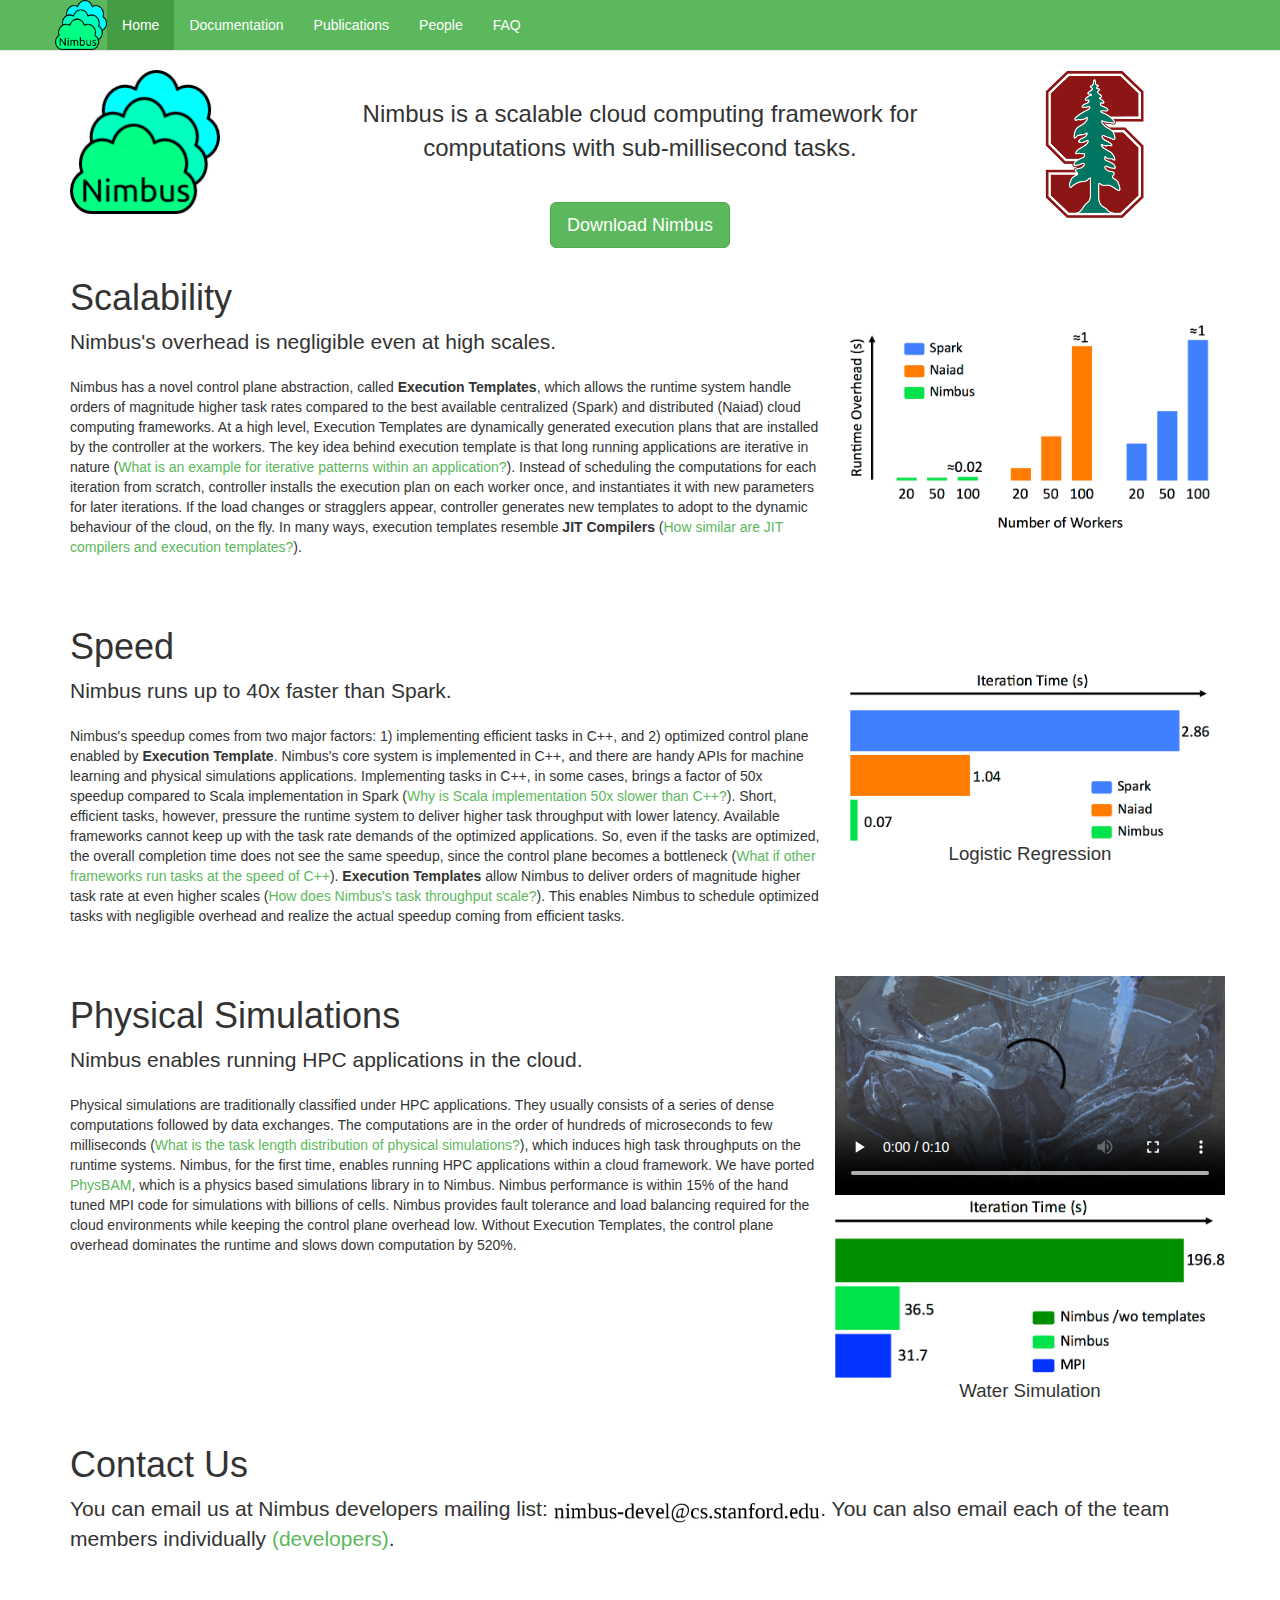
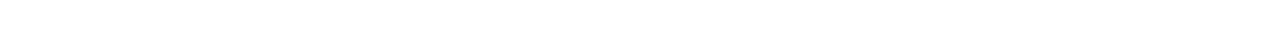
<file: index.html>
<!DOCTYPE html>
<html lang="en">
  <head>
    <meta charset="utf-8">
    <meta http-equiv="X-UA-Compatible" content="IE=edge">
    <meta name="viewport" content="width=device-width, initial-scale=1">
    <!-- The above 3 meta tags *must* come first in the head; any other head content must come *after* these tags -->
    <meta name="description" content="Nimbus - scalable cloud computing framework for computations with sub-millisecond tasks.">
    <meta name="author" content="Omid Mashayekhi">
    <link rel="icon" href="images/nimbus.ico">

    <title>Nimbus</title>

    <!-- Bootstrap core CSS -->
    <link href="css/bootstrap.css" rel="stylesheet">

    <!-- Custom CSS -->
    <link href="css/custom.css" rel="stylesheet">

  </head>

  <body>

    <!-- script for Google analytics -->
    <script>
      (function(i,s,o,g,r,a,m){i['GoogleAnalyticsObject']=r;i[r]=i[r]||function(){
      (i[r].q=i[r].q||[]).push(arguments)},i[r].l=1*new Date();a=s.createElement(o),
      m=s.getElementsByTagName(o)[0];a.async=1;a.src=g;m.parentNode.insertBefore(a,m)
      })(window,document,'script','https://www.google-analytics.com/analytics.js','ga');
    
      ga('create', 'UA-100564383-1', 'auto');
      ga('send', 'pageview');
    
    </script>

    <script src="https://ajax.googleapis.com/ajax/libs/jquery/1.11.3/jquery.min.js"></script>
    <script src="js/bootstrap.js"></script>

    <!-- Fixed navbar -->
    <nav class="navbar navbar-default navbar-fixed-top">
      <div class="container">
        <div class="navbar-header">
          <button type="button" class="navbar-toggle collapsed" data-toggle="collapse" data-target="#navbar" aria-expanded="false" aria-controls="navbar">
            <span class="sr-only">Toggle navigation</span>
            <span class="icon-bar"></span>
            <span class="icon-bar"></span>
            <span class="icon-bar"></span>
          </button>
          <a class="navbar-brand" href="index.html" style="padding: 0;">
            <img src="images/nimbus-logo-color.png" style="height:100%; width: auto;"/>
          </a>
        </div>
        <div id="navbar" class="navbar-collapse collapse">
          <ul class="nav navbar-nav">
            <li class="active"><a href="index.html">Home</a></li>
            <li><a href="docs/index.html" target="_blank">Documentation</a></li>
            <li><a href="papers.html">Publications</a></li>
            <li><a href="people.html">People</a></li>
            <li><a href="faq.html">FAQ</a></li>
          </ul>
        </div><!--/.nav-collapse -->
      </div>
    </nav>

    <div class="container">

      <div class="row">
        <div class="col-md-2 col-sm-2">
          <a href="index.html"><img src="images/nimbus-logo-color.png" style="width: 100%; max-width: 150px;"/></a>
        </div>
        <div class="col-md-8 col-sm-10">
          <p style="text-align: center; font-size: 18pt; padding: 20pt;">
            Nimbus is a scalable cloud computing framework for computations with sub-millisecond tasks.
          </p>
          <p style="text-align: center;">
            <a href="https://github.com/omidm/nimbus" target="_blank" class="btn btn-lg btn-success">Download Nimbus</a>
          </p>
        </div>
        <div class="col-md-2 col-sm-2">
          <a href="http://www.stanford.edu" target="_blank"><img src="images/stanford-logo.png" style="width: 70%; max-width: 100px;"/></a>
        </div>
      </div>


      <div class="row row-padded" style="margin-bottom: 30pt">
        <div class="col-md-8 col-sm-8">
          <h1>Scalability</h1>
          <p class="lead">
            Nimbus's overhead is negligible even at high scales.
          </p>

          <p>
            Nimbus has a novel control plane abstraction, called
            <strong>Execution Templates</strong>, which allows the runtime
            system handle orders of magnitude higher task rates compared to the
            best available centralized (Spark) and distributed (Naiad) cloud
            computing frameworks. At a high level, Execution Templates are
            dynamically generated execution plans that are installed by the
            controller at the workers.  The key idea behind execution template
            is that long running applications are iterative in nature (<a
            href="faq.html#q1">What is an example for iterative patterns within an
            application?</a>). Instead of scheduling the computations for each
            iteration from scratch, controller installs the execution plan on
            each worker once, and instantiates it with new parameters for later
            iterations. If the load changes or stragglers appear, controller
            generates new templates to adopt to the dynamic behaviour of the
            cloud, on the fly. In many ways, execution templates resemble
            <strong> JIT Compilers</strong> (<a href="faq.html#q2">How similar are JIT
            compilers and execution templates?</a>).
          </p>
        </div>
        <div class="col-md-4 col-sm-4">
          <img src="images/overhead.png" style="width: 100%; margin: 50pt 0 0 0"/>
          <!--div class="caption" style="font-size:14pt; text-align: center">Overhead at Scale</div-->
        </div>
      </div>


      <div class="row row-padded" style="margin-bottom: 30pt">
        <div class="col-md-8 col-sm-8">
          <h1>Speed</h1>
          <p class="lead">
            Nimbus runs up to 40x faster than Spark.
          </p>

          <p>
            Nimbus's speedup comes from two major factors: 1) implementing
            efficient tasks in C++, and 2) optimized control plane enabled by
            <strong>Execution Template</strong>.  Nimbus's core system is
            implemented in C++, and there are handy APIs for machine learning
            and physical simulations applications. Implementing tasks in C++, in
            some cases, brings a factor of 50x speedup compared to Scala
            implementation in Spark (<a href="faq.html#q3">Why is Scala implementation
            50x slower than C++?</a>). Short, efficient tasks, however, pressure
            the runtime system to deliver higher task throughput with lower
            latency. Available frameworks cannot keep up with the task rate
            demands of the optimized applications. So, even if the tasks are
            optimized, the overall completion time does not see the same
            speedup, since the control plane becomes a bottleneck (<a
            href="faq.html#q4">What if other frameworks run tasks at the speed of
            C++</a>). <strong> Execution Templates</strong> allow Nimbus to
            deliver orders of magnitude higher task rate at even higher scales
            (<a href="faq.html#q5">How does Nimbus's task throughput scale?</a>). This
            enables Nimbus to schedule optimized tasks with negligible overhead
            and realize the actual speedup coming from efficient tasks.
          </p>
        </div>
        <div class="col-md-4 col-sm-4">
          <img src="images/lr.png" style="width: 100%; margin: 50pt 0 0 0"/>
          <div class="caption" style="font-size:14pt; text-align: center">Logistic Regression</div>
        </div>
      </div>


      <div class="row row-padded" style="margin-bottom: 30pt">
        <div class="col-md-8 col-sm-8">
          <h1>Physical Simulations
          </h1>
          <p class="lead">
            Nimbus enables running HPC applications in the cloud.
          </p>

          <p>
            Physical simulations are traditionally classified under HPC
            applications. They usually consists of a series of dense
            computations followed by data exchanges. The computations are in the
            order of hundreds of microseconds to few milliseconds (<a
            href="faq.html#q6">What is the task length distribution of physical
            simulations?</a>), which induces high task throughputs on the
            runtime systems. Nimbus, for the first time, enables running HPC
            applications within a cloud framework. We have ported <a
            href="http://physbam.stanford.edu" target="_blank">PhysBAM</a>, which is a
            physics based simulations library in to Nimbus. Nimbus performance
            is within 15% of the hand tuned MPI code  for simulations with
            billions of cells. Nimbus provides fault tolerance and load
            balancing required for the cloud environments while keeping the
            control plane overhead low. Without Execution Templates, the control
            plane overhead dominates the runtime and slows down
            computation by 520%.
          </p>
        </div>
        <div class="col-md-4 col-sm-4">
          <div class="row">
            <video id="water-video" src="videos/water-s128-r12.mp4" type="video/mp4" poster="images/water-128.jpg" style="width: 100%;" controls>
            <!-- script for changing the video source in Chrome to a Theora encoded mp4 -->
            <script>
              if (window.chrome) {
                document.getElementById('water-video').src = "videos/water-s128-r12_c.mp4";
              }
            </script>
          </div>
          <div class="row">
            <img src="images/water.png" style="width: 100%;"/>
            <div class="caption" style="font-size:14pt; text-align: center">Water Simulation</div>
          </div>
        </div>
      </div>


    <h1>Contact Us</h1>
    <pi class="lead"> You can email us at Nimbus developers mailing list:
    <img src="images/nimbus-devel.jpg" style="width:200pt"></img>.
    You can also email each of the team members individually <a href="people.html">(developers)</a>.</p>


    </div> <!-- /container -->

  </body>
</html>
</file>
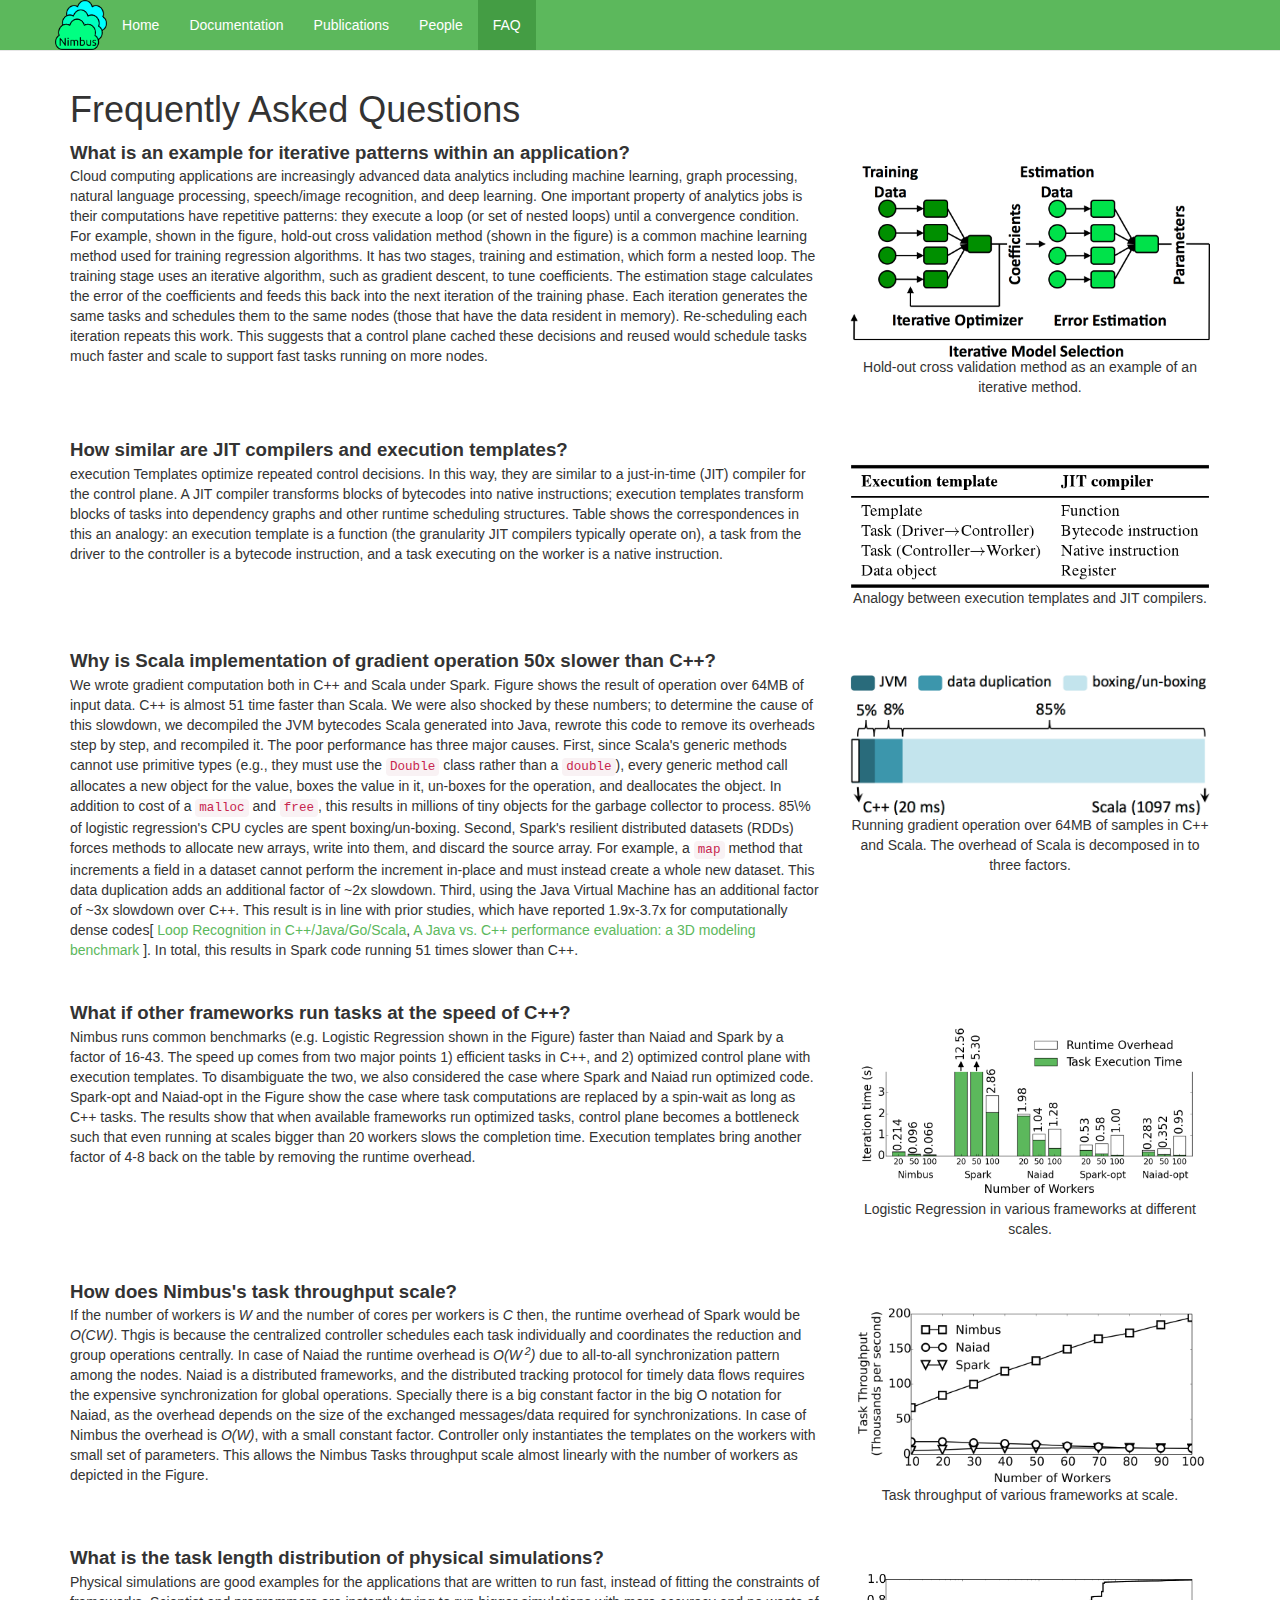
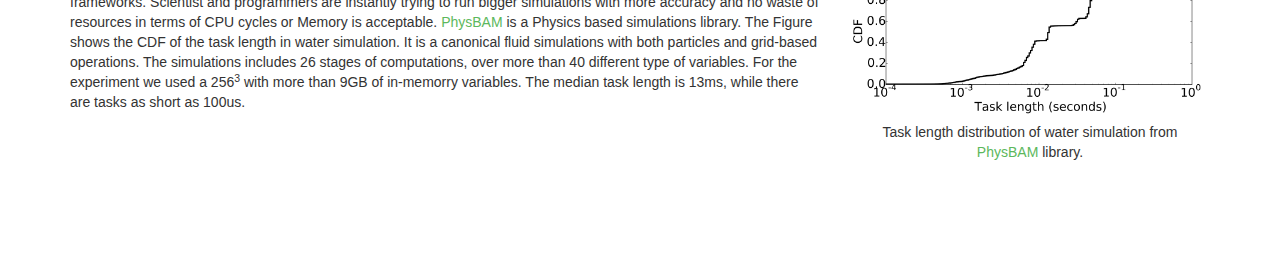
<file: faq.html>
<!DOCTYPE html>
<html lang="en">
  <head>
    <meta charset="utf-8">
    <meta http-equiv="X-UA-Compatible" content="IE=edge">
    <meta name="viewport" content="width=device-width, initial-scale=1">
    <!-- The above 3 meta tags *must* come first in the head; any other head content must come *after* these tags -->
    <meta name="description" content="Nimbus - scalable cloud computing framework for computations with sub-millisecond tasks.">
    <meta name="author" content="Omid Mashayekhi">
    <link rel="icon" href="images/nimbus.ico">

    <title>Nimbus</title>

    <!-- Bootstrap core CSS -->
    <link href="css/bootstrap.css" rel="stylesheet">

    <!-- Custom CSS -->
    <link href="css/custom.css" rel="stylesheet">

  </head>

  <body>

    <!-- script for Google analytics -->
    <script>
      (function(i,s,o,g,r,a,m){i['GoogleAnalyticsObject']=r;i[r]=i[r]||function(){
      (i[r].q=i[r].q||[]).push(arguments)},i[r].l=1*new Date();a=s.createElement(o),
      m=s.getElementsByTagName(o)[0];a.async=1;a.src=g;m.parentNode.insertBefore(a,m)
      })(window,document,'script','https://www.google-analytics.com/analytics.js','ga');
    
      ga('create', 'UA-100564383-1', 'auto');
      ga('send', 'pageview');
    
    </script>

    <script src="https://ajax.googleapis.com/ajax/libs/jquery/1.11.3/jquery.min.js"></script>
    <script src="js/bootstrap.js"></script>

    <!-- Fixed navbar -->
    <nav class="navbar navbar-default navbar-fixed-top">
      <div class="container">
        <div class="navbar-header">
          <button type="button" class="navbar-toggle collapsed" data-toggle="collapse" data-target="#navbar" aria-expanded="false" aria-controls="navbar">
            <span class="sr-only">Toggle navigation</span>
            <span class="icon-bar"></span>
            <span class="icon-bar"></span>
            <span class="icon-bar"></span>
          </button>
          <a class="navbar-brand" href="index.html" style="padding: 0;">
            <img src="images/nimbus-logo-color.png" style="height:100%; width: auto;"/>
          </a>
        </div>
        <div id="navbar" class="navbar-collapse collapse">
          <ul class="nav navbar-nav">
            <li><a href="index.html">Home</a></li>
            <li><a href="docs/index.html" target="_blank">Documentation</a></li>
            <li><a href="papers.html">Publications</a></li>
            <li><a href="people.html">People</a></li>
            <li class="active"><a href="faq.html">FAQ</a></li>
          </ul>
        </div><!--/.nav-collapse -->
      </div>
    </nav>

    <div class="container">

      <h1>Frequently Asked Questions</h1>
      <dl>
        <dt id="q1" style="font-size:14pt">
          What is an example for iterative patterns within an application?
        </dt>
        <dd>
          <div class="row" style="margin-bottom: 30pt">
            <div class="col-md-8 col-sm-8">
              Cloud computing applications are increasingly advanced data
              analytics including machine learning, graph processing, natural
              language processing, speech/image recognition, and deep learning.
              One important property of analytics jobs is their computations
              have repetitive patterns: they execute a loop (or set of nested
              loops) until a convergence condition.  For example, shown in the
              figure, hold-out cross validation method (shown in the figure) is
              a common machine learning method used for training regression
              algorithms. It has two stages, training and estimation, which
              form a nested loop.  The training stage uses an iterative
              algorithm, such as gradient descent, to tune coefficients. The
              estimation stage calculates the error of the coefficients and
              feeds this back into the next iteration of the training phase.
              Each iteration generates the same tasks and schedules them to the
              same nodes (those that have the data resident in memory).
              Re-scheduling each iteration repeats this work.  This suggests
              that a control plane cached these decisions and reused would
              schedule tasks much faster and scale to support fast tasks
              running on more nodes.
            </div>
            <div class="col-md-4 col-sm-4">
              <img src="images/cross-validation.png" style="width: 100%;"/>
              <div class="caption" style="text-align: center">
                Hold-out cross validation method as an example of an iterative
                method.
              </div>
            </div>
          </div>
        </dd>

        <dt id="q2" style="font-size:14pt">
          How similar are JIT compilers and execution templates?
        </dt>
        <dd>
          <div class="row" style="margin-bottom: 30pt">
            <div class="col-md-8 col-sm-8">
              execution Templates optimize repeated control decisions. In this
              way, they are similar to a just-in-time (JIT) compiler for the
              control plane.  A JIT compiler transforms blocks of bytecodes
              into native instructions; execution templates transform blocks of
              tasks into dependency graphs and other runtime scheduling
              structures.  Table shows the correspondences in this an analogy:
              an execution template is a function (the granularity JIT
              compilers typically operate on), a task from the driver to the
              controller is a bytecode instruction, and a task executing on the
              worker is a native instruction.
            </div>
            <div class="col-md-4 col-sm-4">
              <img src="images/analogy.png" style="width: 100%;"/>
              <div class="caption" style="text-align: center">
                Analogy between execution templates and JIT compilers.
              </div>
            </div>
          </div>
        </dd>

        <dt id="q3" style="font-size:14pt">
          Why is Scala implementation of gradient operation 50x slower than C++?
        </dt>
        <dd>
          <div class="row" style="margin-bottom: 30pt">
            <div class="col-md-8 col-sm-8">
              We wrote gradient computation both in C++ and Scala under Spark.
              Figure shows the result of operation over 64MB of input data. C++
              is almost 51 time faster than Scala. We were also shocked by
              these numbers; to determine the cause of this slowdown, we
              decompiled the JVM bytecodes Scala generated into Java, rewrote
              this code to remove its overheads step by step, and recompiled
              it.  The poor performance has three major causes.  First, since
              Scala's generic methods cannot use primitive types (e.g., they
              must use the <code>Double</code> class rather than a
              <code>double</code>), every generic method call allocates a new
              object for the value, boxes the value in it, un-boxes for the
              operation, and deallocates the object. In addition to cost of a
              <code>malloc</code> and <code>free</code>, this results in
              millions of tiny objects for the garbage collector to process.
              85\% of logistic regression's CPU cycles are spent
              boxing/un-boxing.  Second, Spark's resilient distributed datasets
              (RDDs) forces methods to allocate new arrays, write into them,
              and discard the source array.  For example, a <code>map</code>
              method that increments a field in a dataset cannot perform the
              increment in-place and must instead create a whole new dataset.
              This data duplication adds an additional factor of ~2x slowdown.
              Third, using the Java Virtual Machine has an additional factor of
              ~3x slowdown over C++.  This result is in line with prior
              studies, which have reported 1.9x-3.7x for computationally dense
              codes[
              <a target="_blank" href="https://days2011.scala-lang.org/sites/days2011/files/ws3-1-Hundt.pdf">
              Loop Recognition in C++/Java/Go/Scala</a>,
              <a target="_blank" href="http://www.best-of-robotics.org/pages/publications/gherardi12java.pdf">
              A Java vs. C++ performance evaluation: a 3D modeling benchmark</a>
              ]. In total, this results in Spark code running 51 times slower
              than C++.
            </div>
            <div class="col-md-4 col-sm-4">
              <img src="images/scala.png" style="width: 100%;"/>
              <div class="caption" style="text-align: center">
                Running gradient operation over 64MB of samples in C++ and
                Scala. The overhead of Scala is decomposed in to three factors.
              </div>
            </div>
          </div>
        </dd>

        <dt id="q4" style="font-size:14pt">
          What if other frameworks run tasks at the speed of C++?
        </dt>
        <dd>
          <div class="row" style="margin-bottom: 30pt">
            <div class="col-md-8 col-sm-8">
                Nimbus runs common benchmarks (e.g. Logistic Regression shown
                in the Figure) faster than Naiad and Spark by a factor of
                16-43. The speed up comes from two major points 1) efficient
                tasks in C++, and 2) optimized control plane with execution
                templates. To disambiguate the two, we also considered the
                case where Spark and Naiad run optimized code. Spark-opt and
                Naiad-opt in the Figure show the case where task computations
                are replaced by a spin-wait as long as C++ tasks. The results
                show that when available frameworks run optimized tasks, control
                plane becomes a bottleneck such that even running at scales
                bigger than 20 workers slows the completion time. Execution
                templates bring another factor of 4-8 back on the table by
                removing the runtime overhead. 
            </div>
            <div class="col-md-4 col-sm-4">
              <img src="images/lr-strong.png" style="width: 100%;"/>
              <div class="caption" style="text-align: center">
                Logistic Regression in various frameworks at different scales.
              </div>
            </div>
          </div>
        </dd>

        <dt id="q5" style="font-size:14pt">
          How does Nimbus's task throughput scale?
        </dt>
        <dd>
          <div class="row" style="margin-bottom: 30pt">
            <div class="col-md-8 col-sm-8">
                If the number of workers is <i>W</i> and the number of cores
                per workers is <i>C</i> then, the runtime overhead of Spark
                would be <i>O(CW)</i>. Thgis is because the centralized
                controller schedules each task individually and coordinates the
                reduction and group operations centrally. In case of Naiad the
                runtime overhead is <i>O(W<sup> 2</sup>)</i>  due to all-to-all
                synchronization pattern among the nodes. Naiad is a
                distributed frameworks, and the distributed tracking protocol
                for timely data flows requires the expensive synchronization
                for global operations. Specially there is a big constant factor
                in the big O notation for Naiad, as the overhead depends on the
                size of the exchanged messages/data required for
                synchronizations. In case of Nimbus the overhead is
                <i>O(W)</i>, with a small constant factor. Controller only
                instantiates the templates on the workers with small set of
                parameters. This allows the Nimbus Tasks throughput scale
                almost linearly with the number of workers as depicted in the
                Figure.  
            </div>
            <div class="col-md-4 col-sm-4">
              <img src="images/throughput.png" style="width: 100%;"/>
              <div class="caption" style="text-align: center">
                Task throughput of various frameworks at scale.
              </div>
            </div>
          </div>
        </dd>

        <dt id="q6" style="font-size:14pt">
          What is the task length distribution of physical simulations?
        </dt>
        <dd>
          <div class="row" style="margin-bottom: 30pt">
            <div class="col-md-8 col-sm-8">
                Physical simulations are good examples for the applications
                that are written to run fast, instead of fitting the
                constraints of frameworks. Scientist and programmers are
                instantly trying to run bigger simulations with more accuracy
                and no waste of resources in terms of CPU cycles or Memory is
                acceptable. <a href="http://physbam.stanford.edu"
                target="_blank">PhysBAM</a> is a Physics based simulations
                library. The Figure shows the CDF of the task length in water
                simulation. It is a canonical fluid simulations with both
                particles and grid-based operations. The simulations includes
                26 stages of computations, over more than 40 different type of
                variables. For the experiment we used a 256<sup>3</sup> with
                more than 9GB of in-memorry variables. The median task length
                is 13ms, while there are tasks as short as 100us.  
            </div>
            <div class="col-md-4 col-sm-4">
              <img src="images/cdf.png" style="width: 100%;"/>
              <div class="caption" style="text-align: center">
                Task length distribution of water simulation from <a
                href="http://physbam.stanford.edu" target="_blank">PhysBAM</a> library.
              </div>
            </div>
          </div>
        </dd>

      </dl>


    </div> <!-- /container -->


  </body>
</html>
</file>
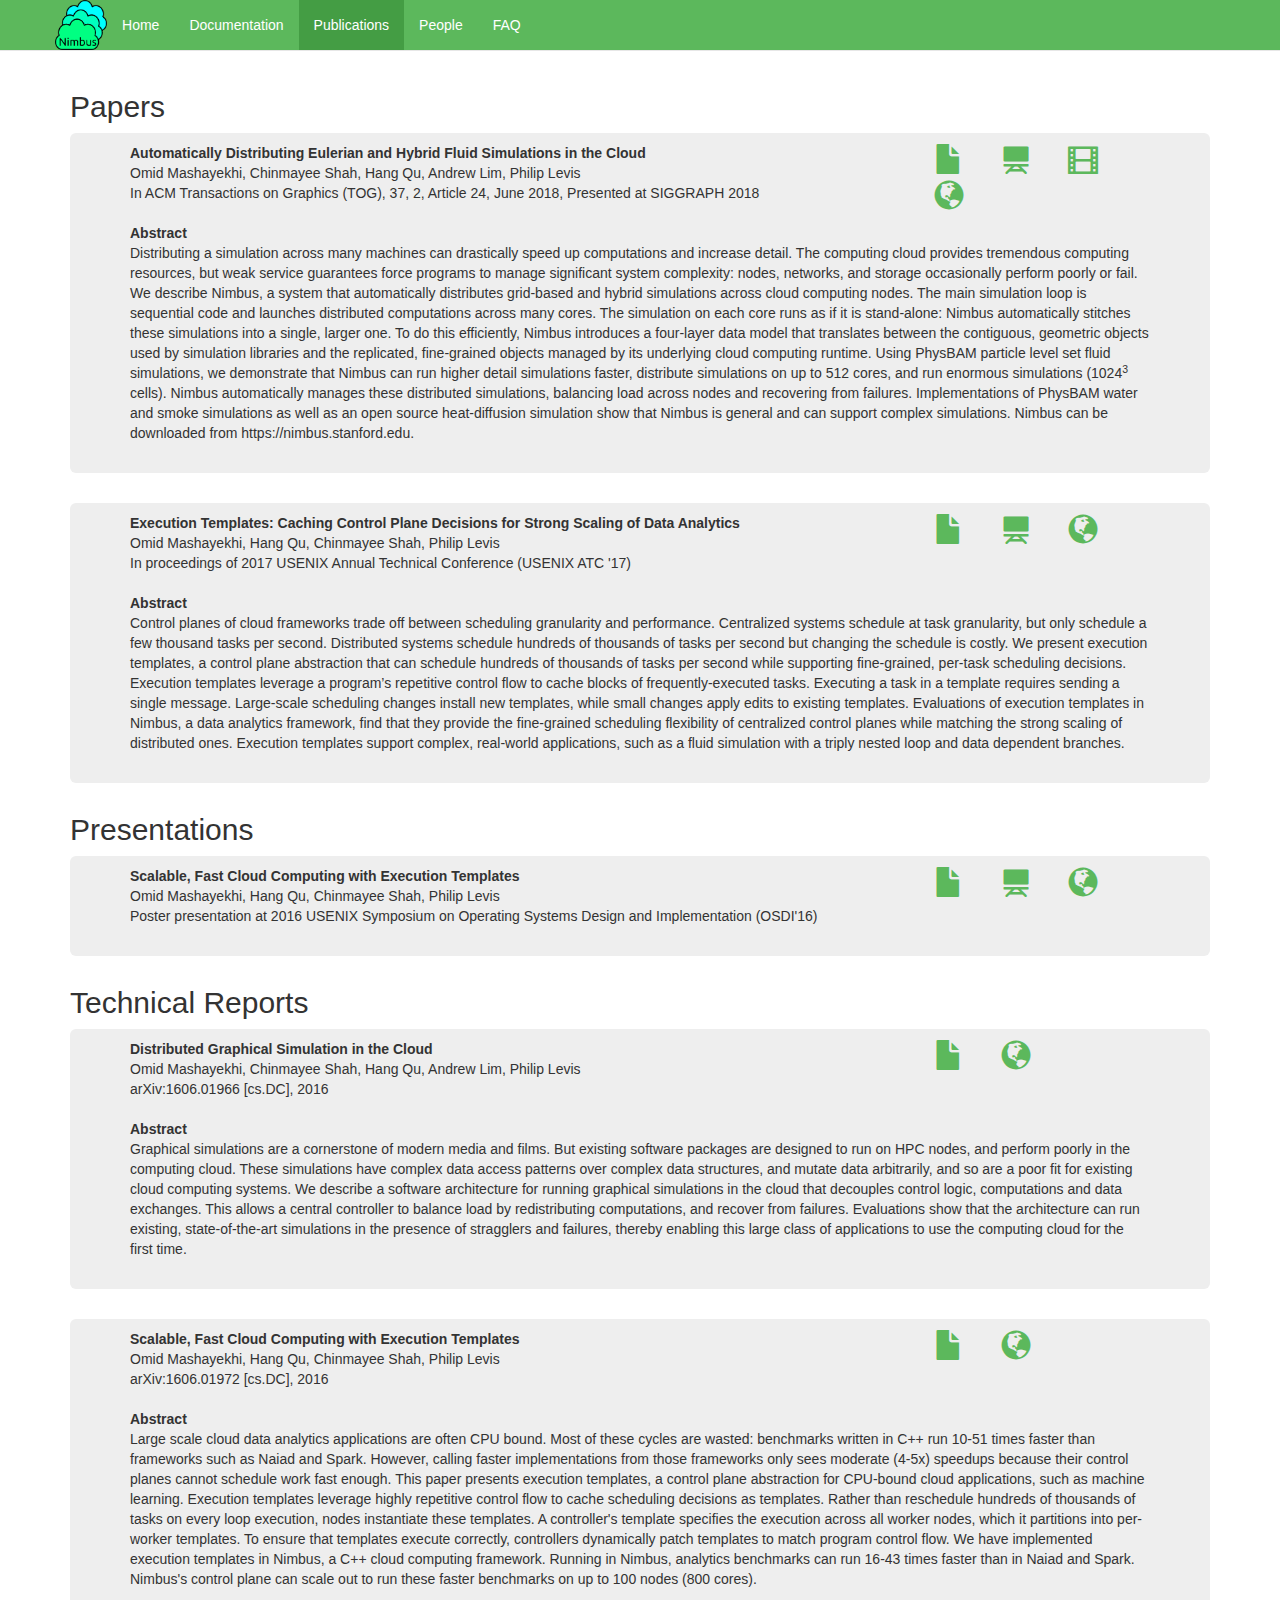
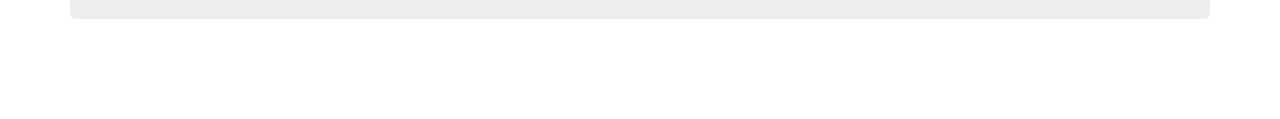
<file: papers.html>
<!DOCTYPE html>
<html lang="en">
  <head>
    <meta charset="utf-8">
    <meta http-equiv="X-UA-Compatible" content="IE=edge">
    <meta name="viewport" content="width=device-width, initial-scale=1">
    <!-- The above 3 meta tags *must* come first in the head; any other head content must come *after* these tags -->
    <meta name="description" content="Nimbus - scalable cloud computing framework for computations with sub-millisecond tasks.">
    <meta name="author" content="Omid Mashayekhi">
    <link rel="icon" href="images/nimbus.ico">

    <title>Nimbus</title>

    <!-- Bootstrap core CSS -->
    <link href="css/bootstrap.css" rel="stylesheet">

    <!-- Custom CSS -->
    <link href="css/custom.css" rel="stylesheet">

  </head>

  <body>

    <!-- script for Google analytics -->
    <script>
      (function(i,s,o,g,r,a,m){i['GoogleAnalyticsObject']=r;i[r]=i[r]||function(){
      (i[r].q=i[r].q||[]).push(arguments)},i[r].l=1*new Date();a=s.createElement(o),
      m=s.getElementsByTagName(o)[0];a.async=1;a.src=g;m.parentNode.insertBefore(a,m)
      })(window,document,'script','https://www.google-analytics.com/analytics.js','ga');
    
      ga('create', 'UA-100564383-1', 'auto');
      ga('send', 'pageview');
    
    </script>

    <script src="https://ajax.googleapis.com/ajax/libs/jquery/1.11.3/jquery.min.js"></script>
    <script src="js/bootstrap.js"></script>

    <!-- Fixed navbar -->
    <nav class="navbar navbar-default navbar-fixed-top">
      <div class="container">
        <div class="navbar-header">
          <button type="button" class="navbar-toggle collapsed" data-toggle="collapse" data-target="#navbar" aria-expanded="false" aria-controls="navbar">
            <span class="sr-only">Toggle navigation</span>
            <span class="icon-bar"></span>
            <span class="icon-bar"></span>
            <span class="icon-bar"></span>
          </button>
          <a class="navbar-brand" href="index.html" style="padding: 0;">
            <img src="images/nimbus-logo-color.png" style="height:100%; width: auto;"/>
          </a>
        </div>
        <div id="navbar" class="navbar-collapse collapse">
          <ul class="nav navbar-nav">
            <li><a href="index.html">Home</a></li>
            <li><a href="docs/index.html" target="_blank">Documentation</a></li>
            <li class="active"><a href="papers.html">Publications</a></li>
            <li><a href="people.html">People</a></li>
            <li><a href="faq.html">FAQ</a></li>
          </ul>
        </div><!--/.nav-collapse -->
      </div>
    </nav>

    <div class="container">


    <h2> Papers </h2>

    <div class="jumbotron">
      <div class="row">
        <div class="col-md-9 col-sm-9">
          <dl>
            <dt>
              Automatically Distributing Eulerian and Hybrid Fluid Simulations in the Cloud
            </dt>
            <dd>
              Omid Mashayekhi, Chinmayee Shah, Hang Qu, Andrew Lim, Philip Levis
            </dd>
            <dd>
              In ACM Transactions on Graphics (TOG), 37, 2, Article 24, June 2018, Presented at SIGGRAPH 2018
            </dd>
          </dl>
        </div>
        <div class="col-md-3 col-sm-3">
              <a class="btn-lg" href="materials/nimbus-tog.pdf" target="_blank">
                <span class="glyphicon glyphicon-file" aria-hidden="true" style="font-size: 30px;"></span>
              </a>
              <a class="btn-lg" href="materials/nimbus-tog-slides.pdf" target="_blank">
                <span class="glyphicon glyphicon-blackboard" aria-hidden="true" style="font-size: 30px;"></span>
              </a>
              <a class="btn-lg" href="https://youtu.be/_gkGfxwQkuw?t=1h8m35s" target="_blank">
                <span class="glyphicon glyphicon-film" aria-hidden="true" style="font-size: 30px;"></span>
              </a>
              <a class="btn-lg" href="https://s2018.siggraph.org/presentation/?id=paperstog_128&sess=sess127" target="_blank">
                <span class="glyphicon glyphicon-globe" aria-hidden="true" style="font-size: 30px;"></span>
              </a>
        </div>
      </div>
      <div class="row-padded">
        <dl>
          <dt>
            Abstract
          </dt>
          <dd>
            Distributing a simulation across many machines can drastically speed
            up computations and increase detail. The computing cloud provides
            tremendous computing resources, but weak service guarantees
            force programs to manage significant system complexity: nodes,
            networks, and storage occasionally perform poorly or fail.

            We describe Nimbus, a system that automatically distributes
            grid-based and hybrid simulations across cloud computing
            nodes.  The main simulation loop is sequential code
            and launches
            distributed computations across many cores. The simulation on each
            core runs as if it is stand-alone: Nimbus automatically
            stitches these simulations into a single, larger
            one. To do this efficiently, Nimbus introduces a four-layer
            data model that translates between the contiguous, geometric objects
            used by simulation libraries and the replicated, fine-grained objects
            managed by its underlying cloud computing runtime.

            Using PhysBAM particle level set fluid simulations, we
            demonstrate that Nimbus can run higher detail simulations faster,
            distribute simulations on up to 512 cores, and run enormous
            simulations (1024<sup>3</sup> cells). Nimbus automatically manages 
            these distributed simulations, balancing load across nodes and recovering
            from failures. Implementations of PhysBAM water and smoke simulations
            as well as an open source heat-diffusion simulation show that Nimbus is
            general and can support complex simulations.

            Nimbus can be downloaded from https://nimbus.stanford.edu.
          </dd>
        </dl>
      </div>
    </div>



    <div class="jumbotron">
      <div class="row">
        <div class="col-md-9 col-sm-9">
          <dl>
            <dt>
              Execution Templates: Caching Control Plane Decisions for Strong Scaling of Data Analytics
            </dt>
            <dd>
              Omid Mashayekhi, Hang Qu, Chinmayee Shah, Philip Levis
            </dd>
            <dd>
              In proceedings of 2017 USENIX Annual Technical Conference (USENIX ATC '17)
            </dd>
          </dl>
        </div>
        <div class="col-md-3 col-sm-3">
              <a class="btn-lg" href="materials/nimbus-atc.pdf" target="_blank">
                <span class="glyphicon glyphicon-file" aria-hidden="true" style="font-size: 30px;"></span>
              </a>
              <a class="btn-lg" href="materials/nimbus-atc-slides.pdf" target="_blank">
                <span class="glyphicon glyphicon-blackboard" aria-hidden="true" style="font-size: 30px;"></span>
              </a>
              <a class="btn-lg" href="https://www.usenix.org/conference/atc17/technical-sessions/presentation/mashayekhi" target="_blank">
                <span class="glyphicon glyphicon-globe" aria-hidden="true" style="font-size: 30px;"></span>
              </a>
        </div>
      </div>
      <div class="row-padded">
        <dl>
          <dt>
            Abstract
          </dt>
          <dd>
            Control planes of cloud frameworks trade off between scheduling
            granularity and performance. Centralized systems schedule at task
            granularity, but only schedule a few thousand tasks per second.
            Distributed systems schedule hundreds of thousands of tasks per
            second but changing the schedule is costly.

            We present execution templates, a control plane abstraction that can
            schedule hundreds of thousands of tasks per second while supporting
            fine-grained, per-task scheduling decisions. Execution templates
            leverage a program’s repetitive control flow to cache blocks of
            frequently-executed tasks. Executing a task in a template requires
            sending a single message. Large-scale scheduling changes install new
            templates, while small changes apply edits to existing templates.

            Evaluations of execution templates in Nimbus, a data analytics
            framework, find that they provide the fine-grained scheduling
            flexibility of centralized control planes while matching the strong
            scaling of distributed ones. Execution templates support complex,
            real-world applications, such as a fluid simulation with a triply
            nested loop and data dependent branches.
          </dd>
        </dl>
      </div>
    </div>

    <h2> Presentations </h2>

    <div class="jumbotron">
      <div class="row">
        <div class="col-md-9 col-sm-9">
          <dl>
            <dt>
              Scalable, Fast Cloud Computing with Execution Templates
            </dt>
            <dd>
              Omid Mashayekhi, Hang Qu, Chinmayee Shah, Philip Levis
            </dd>
            <dd>
              Poster presentation at 2016 USENIX Symposium on Operating Systems Design and Implementation (OSDI'16)
            </dd>
          </dl>
        </div>
        <div class="col-md-3 col-sm-3">
              <a class="btn-lg" href="materials/nimbus-osdi-abstract.pdf" target="_blank">
                <span class="glyphicon glyphicon-file" aria-hidden="true" style="font-size: 30px;"></span>
              </a>
              <a class="btn-lg" href="materials/nimbus-osdi-poster.pdf" target="_blank">
                <span class="glyphicon glyphicon-blackboard" aria-hidden="true" style="font-size: 30px;"></span>
              </a>
              <a class="btn-lg" href="https://www.usenix.org/conference/osdi16/poster-session" target="_blank">
                <span class="glyphicon glyphicon-globe" aria-hidden="true" style="font-size: 30px;"></span>
              </a>
        </div>
      </div>
    </div>



    <h2> Technical Reports</h2>

    <div class="jumbotron">
      <div class="row">
        <div class="col-md-9 col-sm-9">
          <dl>
            <dt>
              Distributed Graphical Simulation in the Cloud
            </dt>
            <dd>
              Omid Mashayekhi, Chinmayee Shah, Hang Qu, Andrew Lim, Philip Levis
            </dd>
            <dd>
              arXiv:1606.01966 [cs.DC], 2016
            </dd>
          </dl>
        </div>
        <div class="col-md-3 col-sm-3">
              <a class="btn-lg" href="materials/nimbus-socc.pdf" target="_blank">
                <span class="glyphicon glyphicon-file" aria-hidden="true" style="font-size: 30px;"></span>
              </a>
              <a class="btn-lg" href="http://arxiv.org/abs/1606.01966" target="_blank">
                <span class="glyphicon glyphicon-globe" aria-hidden="true" style="font-size: 30px;"></span>
              </a>
        </div>
      </div>
      <div class="row-padded">
        <dl>
          <dt>
            Abstract
          </dt>
          <dd>
            Graphical simulations are a cornerstone of modern media and
            films. But existing software packages are designed to run on HPC
            nodes, and perform poorly in the computing cloud.  These
            simulations have complex data access patterns over complex data
            structures, and mutate data arbitrarily, and so are a poor fit for
            existing cloud computing systems. We describe a software
            architecture for running graphical simulations in the cloud that
            decouples control logic, computations and data exchanges. This
            allows a central controller to balance load by redistributing
            computations, and recover from failures. Evaluations show that the
            architecture can run existing, state-of-the-art simulations in the
            presence of stragglers and failures, thereby enabling this large
            class of applications to use the computing cloud for the first
            time.
          </dd>
        </dl>
      </div>
    </div>



    <div class="jumbotron">
      <div class="row">
        <div class="col-md-9 col-sm-9">
          <dl>
            <dt>
              Scalable, Fast Cloud Computing with Execution Templates
            </dt>
            <dd>
              Omid Mashayekhi, Hang Qu, Chinmayee Shah, Philip Levis
            </dd>
            <dd>
              arXiv:1606.01972 [cs.DC], 2016
            </dd>
          </dl>
        </div>
        <div class="col-md-3 col-sm-3">
              <a class="btn-lg" href="materials/nimbus-osdi.pdf" target="_blank">
                <span class="glyphicon glyphicon-file" aria-hidden="true" style="font-size: 30px;"></span>
              </a>
              <a class="btn-lg" href="http://arxiv.org/abs/1606.01972" target="_blank">
                <span class="glyphicon glyphicon-globe" aria-hidden="true" style="font-size: 30px;"></span>
              </a>
        </div>
      </div>
      <div class="row-padded">
        <dl>
          <dt>
            Abstract
          </dt>
          <dd>
          Large scale cloud data analytics applications are often CPU
          bound. Most of these cycles are wasted: benchmarks written in C++ run
          10-51 times faster than frameworks such as Naiad and Spark.  However,
          calling faster implementations from those frameworks only sees
          moderate (4-5x) speedups because their control planes cannot schedule
          work fast enough.
          
          This paper presents execution templates, a control plane abstraction
          for CPU-bound cloud applications, such as machine learning.  Execution
          templates leverage highly repetitive control flow to cache scheduling
          decisions as templates.  Rather than reschedule hundreds of
          thousands of tasks on every loop execution, nodes instantiate these
          templates.  A controller's template specifies the execution across all
          worker nodes, which it partitions into per-worker templates. To ensure
          that templates execute correctly, controllers dynamically patch
          templates to match program control flow.  We have implemented
          execution templates in Nimbus, a C++ cloud computing framework.
          Running in Nimbus, analytics benchmarks can run 16-43 times faster
          than in Naiad and Spark. Nimbus's control plane can scale out to run
          these faster benchmarks on up to 100 nodes (800 cores).
          </dd>
        </dl>
      </div>
    </div>


    </div> <!-- /container -->


  </body>
</html>
</file>
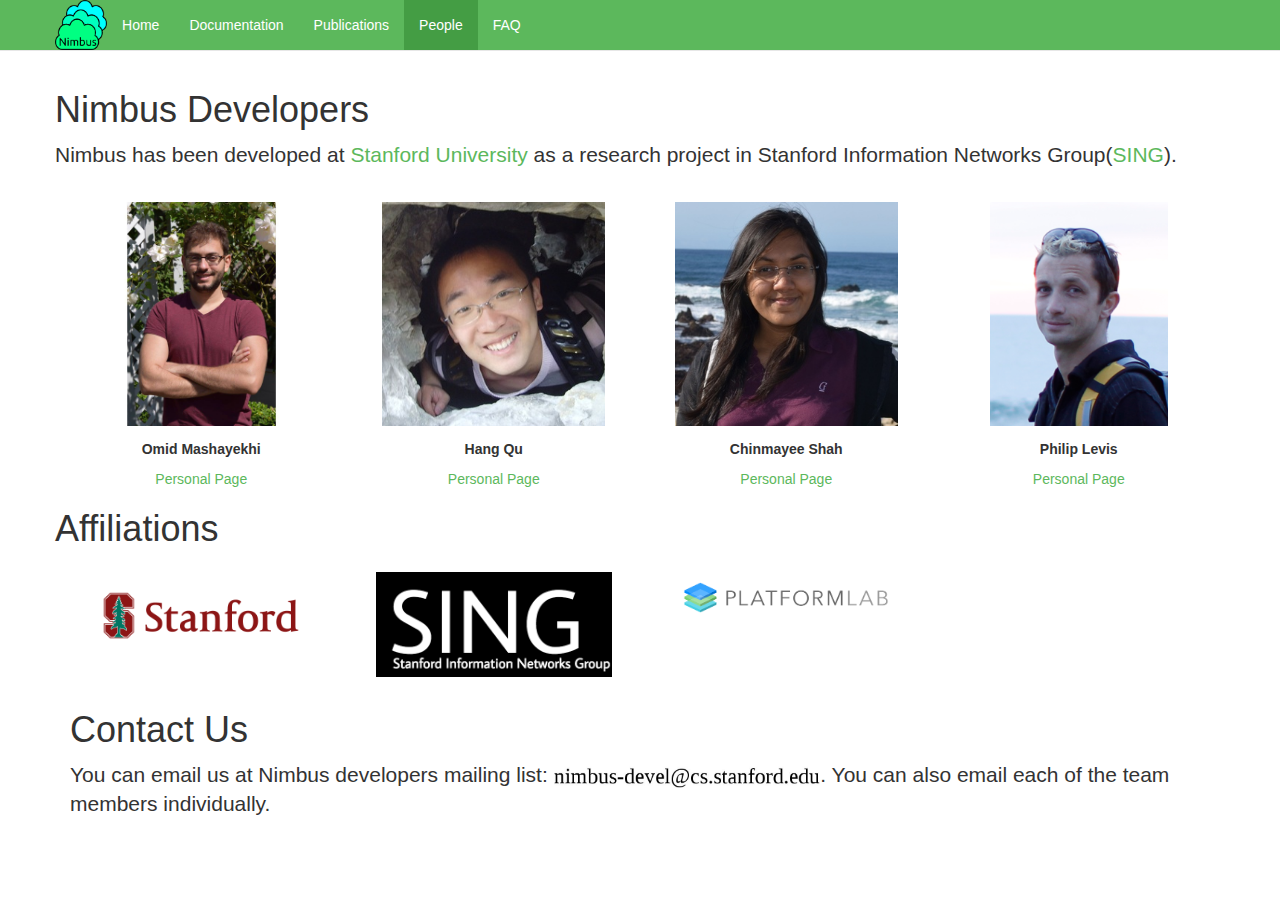
<file: people.html>
<!DOCTYPE html>
<html lang="en">
  <head>
    <meta charset="utf-8">
    <meta http-equiv="X-UA-Compatible" content="IE=edge">
    <meta name="viewport" content="width=device-width, initial-scale=1">
    <!-- The above 3 meta tags *must* come first in the head; any other head content must come *after* these tags -->
    <meta name="description" content="Nimbus - scalable cloud computing framework for computations with sub-millisecond tasks.">
    <meta name="author" content="Omid Mashayekhi">
    <link rel="icon" href="images/nimbus.ico">

    <title>Nimbus</title>

    <!-- Bootstrap core CSS -->
    <link href="css/bootstrap.css" rel="stylesheet">

    <!-- Custom CSS -->
    <link href="css/custom.css" rel="stylesheet">

  </head>

  <body>

    <!-- script for Google analytics -->
    <script>
      (function(i,s,o,g,r,a,m){i['GoogleAnalyticsObject']=r;i[r]=i[r]||function(){
      (i[r].q=i[r].q||[]).push(arguments)},i[r].l=1*new Date();a=s.createElement(o),
      m=s.getElementsByTagName(o)[0];a.async=1;a.src=g;m.parentNode.insertBefore(a,m)
      })(window,document,'script','https://www.google-analytics.com/analytics.js','ga');
    
      ga('create', 'UA-100564383-1', 'auto');
      ga('send', 'pageview');
    
    </script>

    <script src="https://ajax.googleapis.com/ajax/libs/jquery/1.11.3/jquery.min.js"></script>
    <script src="js/bootstrap.js"></script>

    <!-- Fixed navbar -->
    <nav class="navbar navbar-default navbar-fixed-top">
      <div class="container">
        <div class="navbar-header">
          <button type="button" class="navbar-toggle collapsed" data-toggle="collapse" data-target="#navbar" aria-expanded="false" aria-controls="navbar">
            <span class="sr-only">Toggle navigation</span>
            <span class="icon-bar"></span>
            <span class="icon-bar"></span>
            <span class="icon-bar"></span>
          </button>
          <a class="navbar-brand" href="index.html" style="padding: 0;">
            <img src="images/nimbus-logo-color.png" style="height:100%; width: auto;"/>
          </a>
        </div>
        <div id="navbar" class="navbar-collapse collapse">
          <ul class="nav navbar-nav">
            <li><a href="index.html">Home</a></li>
            <li><a href="docs/index.html" target="_blank">Documentation</a></li>
            <li><a href="papers.html">Publications</a></li>
            <li class="active"><a href="people.html">People</a></li>
            <li><a href="faq.html">FAQ</a></li>
          </ul>
        </div><!--/.nav-collapse -->
      </div>
    </nav>

    <div class="container">

    <div class="row">
      <h1>Nimbus Developers</h1>
      <p class="lead">
        Nimbus has been developed at <a href="http://www.stanford.edu"
        target="_blank">Stanford University</a> as a research project in Stanford
        Information Networks Group(<a href="http://sing.stanford.edu"
        target="_blank">SING</a>).
      </p>
      <div class="col-md-3 col-sm-3" style="text-align: center;">
        <div class="row">
          <img src="images/omidm.jpg" style="max-height: 250px; padding: 10pt;"/>
        </div>
        <div class="row">
          <p> <strong>Omid Mashayekhi</strong></p>
          <a href="http://www.stanford.edu/~omidm" target="_blank">Personal Page</a>
        </div>
      </div>
      <div class="col-md-3 col-sm-3" style="text-align: center;">
        <div class="row">
          <img src="images/quhang.jpg" style="max-height: 250px; padding: 10pt;"/>
        </div>
        <div class="row">
          <p> <strong>Hang Qu</strong></p>
          <a href="http://www.stanford.edu/~quhang" target="_blank">Personal Page</a>
        </div>
      </div>
      <div class="col-md-3 col-sm-3" style="text-align: center;">
        <div class="row">
          <img src="images/chshah.jpg" style="max-height: 250px; padding: 10pt;"/>
        </div>
        <div class="row">
          <p> <strong>Chinmayee Shah</strong></p>
          <a href="http://www.stanford.edu/~chshah" target="_blank">Personal Page</a>
        </div>
      </div>
      <div class="col-md-3 col-sm-3" style="text-align: center;">
        <div class="row">
          <img src="images/pal.png" style="max-height: 250px; padding: 10pt;"/>
        </div>
        <div class="row">
          <p> <strong>Philip Levis</strong></p>
          <a href="http://csl.stanford.edu/~pal" target="_blank">Personal Page</a>
        </div>
      </div>
    </div>

    <div class="row">
      <h1>Affiliations</h1>
      <div class="col-md-3 col-sm-3" style="text-align: center;">
        <a href="http://www.stanford.edu" target="_blank">
          <img src="images/stanford-logo-2.png" style="max-height: 250px; width: 100%; padding: 10pt;"/>
        </a>
      </div>
      <div class="col-md-3 col-sm-3" style="text-align: center;">
        <a href="http://sing.stanford.edu" target="_blank">
          <img src="images/sing-logo.png" style="max-height: 250px; width: 100%; padding: 10pt;"/>
        </a>
      </div>
      <div class="col-md-3 col-sm-3" style="text-align: center;">
        <a href="http://platformlab.stanford.edu" target="_blank">
          <img src="images/platformlab-logo.png" style="max-height: 250px; width: 100%; padding: 10pt;"/>
        </a>
      </div>
    </div>




    <h1>Contact Us</h1>
    <p class="lead"> You can email us at Nimbus developers mailing list:
    <img src="images/nimbus-devel.jpg" style="width:200pt"></img>.
    You can also email each of the team members individually.</p>


    </div> <!-- /container -->


  </body>
</html>
</file>
<file: css/custom.css>
body {
    /* leave some space for the nav bars at top */
    padding-top: 70px;
    /* leave some blank space at the bottom */
    padding-bottom: 70px;
}

a:hover {
  color: #449d44;
  text-decoration: none;
}

a {
  color: #5CB85C;
}


/** leave some space for the nav bars */
.jumbotron {
    padding-top: 10px;
    padding-bottom: 10px;
}


/**
 * Make dropdown menus in nav bars show on hover instead of click
 * using solution at http://stackoverflow.com/questions/8878033/how-
 * to-make-twitter-bootstrap-menu-dropdown-on-hover-rather-than-click
 **/
ul.nav li.dropdown:hover ul.dropdown-menu{
  display: block;
}

a.menu:after, .dropdown-toggle:after {
  content: none;
}

/** Make the submenus open on hover on the parent menu item */
ul.nav li.dropdown ul.dropdown-menu li.dropdown-submenu:hover ul.dropdown-menu {
  display: block;
}

/** Make the submenus be invisible until the parent menu item is hovered upon */
ul.nav li.dropdown ul.dropdown-menu li.dropdown-submenu ul.dropdown-menu {
  display: none;
}

/**
 * Made the navigation bar buttons not grey out when clicked.
 * Essentially making nav bar buttons not react to clicks, only hover events.
 */
.navbar .nav li.dropdown.open > .dropdown-toggle {
  background-color: transparent;
}




/**
 * Customizing the navbar using the solution at
 * http://stackoverflow.com/questions/18529274/change-navbar-color-in-twitter-bootstrap-3
 */
/*

/* navbar */
.navbar-default {
    background-color: #5CB85C;/* #F8F8F8;*/
    border-color: #E7E7E7;
}
/* title */
.navbar-default .navbar-brand {
    color: #fff;/*#777;*/
}
.navbar-default .navbar-brand:hover,
.navbar-default .navbar-brand:focus {
    color: #5E5E5E;
}
/* link */
.navbar-default .navbar-nav > li > a {
    color: #fff;/*#777;*/
}
.navbar-default .navbar-nav > li > a:hover,
.navbar-default .navbar-nav > li > a:focus {
    color: #333;
}
.navbar-default .navbar-nav > .active > a, 
.navbar-default .navbar-nav > .active > a:hover, 
.navbar-default .navbar-nav > .active > a:focus {
    color: #fff;/*#555;*/
    background-color: #449d44;/*#E7E7E7;*/
}
.navbar-default .navbar-nav > .open > a, 
.navbar-default .navbar-nav > .open > a:hover, 
.navbar-default .navbar-nav > .open > a:focus {
    color: #555;
    background-color: #D5D5D5;
}
/* caret */
.navbar-default .navbar-nav > .dropdown > a .caret {
    border-top-color: #777;
    border-bottom-color: #777;
}
.navbar-default .navbar-nav > .dropdown > a:hover .caret,
.navbar-default .navbar-nav > .dropdown > a:focus .caret {
    border-top-color: #333;
    border-bottom-color: #333;
}
.navbar-default .navbar-nav > .open > a .caret, 
.navbar-default .navbar-nav > .open > a:hover .caret, 
.navbar-default .navbar-nav > .open > a:focus .caret {
    border-top-color: #555;
    border-bottom-color: #555;
}
/* mobile version */
.navbar-default .navbar-toggle {
    border-color: #DDD;
}
.navbar-default .navbar-toggle:hover,
.navbar-default .navbar-toggle:focus {
    background-color: #DDD;
}
.navbar-default .navbar-toggle .icon-bar {
    background-color: #CCC;
}
@media (max-width: 767px) {
    .navbar-default .navbar-nav .open .dropdown-menu > li > a {
        color: #777;
    }
    .navbar-default .navbar-nav .open .dropdown-menu > li > a:hover,
    .navbar-default .navbar-nav .open .dropdown-menu > li > a:focus {
        color: #333;
    }
}

/* added by omidm */
.dropdown-menu > li > a:hover,
.dropdown-menu > li > a:focus {
  color: #fff;
  background-color: #5CB85C;;
}
</file>
